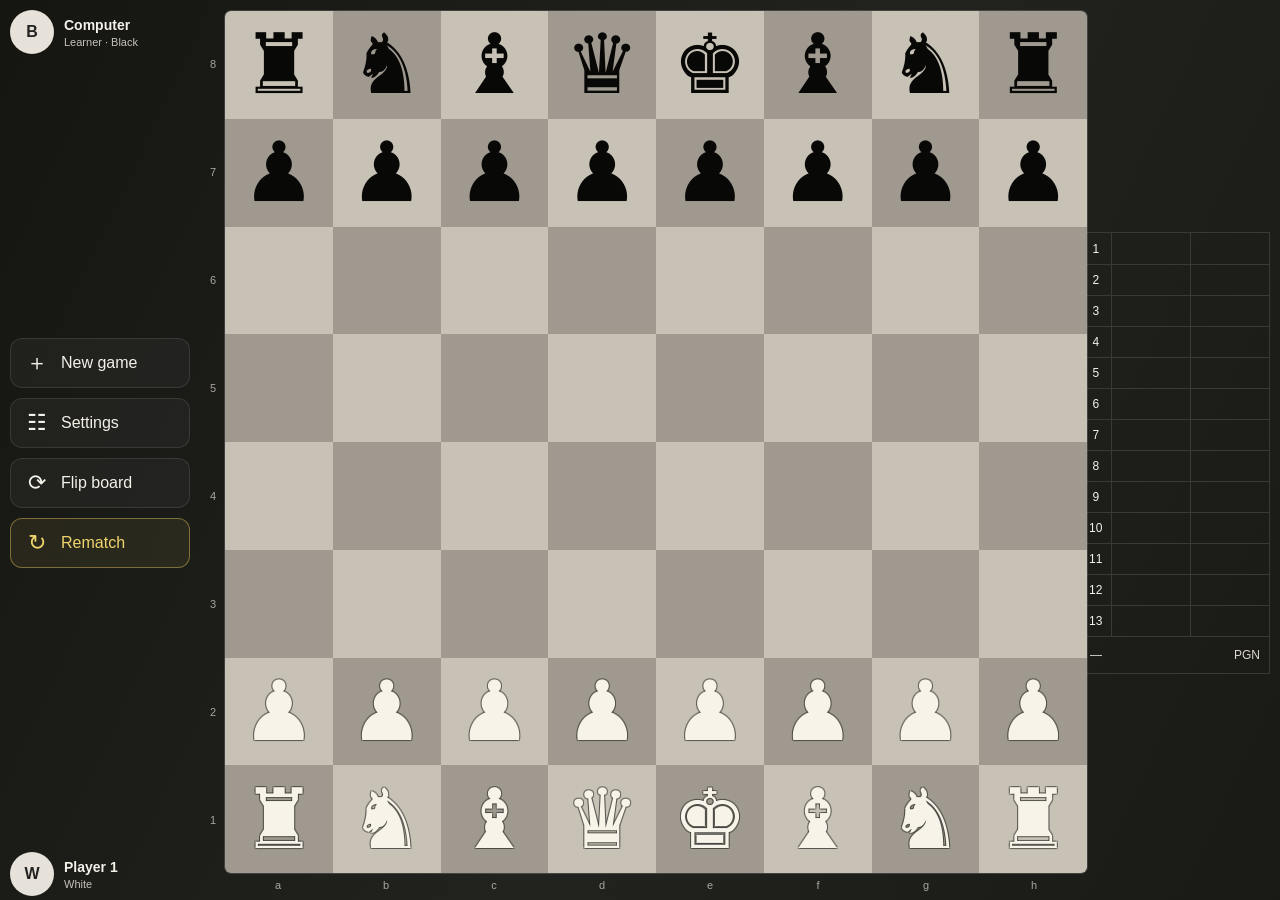
<file: chess/index.html>
<!doctype html>
<html lang="en">
<head>
<meta charset="utf-8">
<meta name="viewport" content="width=device-width,initial-scale=1,maximum-scale=1,viewport-fit=cover">
<meta name="theme-color" content="#181916">
<meta name="apple-mobile-web-app-capable" content="yes">
<meta name="apple-mobile-web-app-status-bar-style" content="black-translucent">
<title>Chess Lab</title>
<style>
:root{--bg:#181916;--text:#f4f1e9;--muted:#aaa69f;--light:#c8c1b5;--dark:#9f998f;--gold:#e5c55e;--danger:#e75e58;--size:720px;--gut:22px}
*{box-sizing:border-box}html,body{margin:0;width:100%;height:100%;overflow:hidden;background:var(--bg);color:var(--text);font-family:-apple-system,BlinkMacSystemFont,"Segoe UI",sans-serif;-webkit-text-size-adjust:100%}
button,select{-webkit-appearance:none;font:inherit}button{color:inherit}
#app{width:100%;height:100%;display:grid;grid-template-columns:180px minmax(0,1fr) 190px;gap:12px;padding:10px;background:radial-gradient(circle at 50% 45%,rgba(255,255,255,.04),transparent 40%),linear-gradient(115deg,#151612,#22231f 55%,#191916)}
.left,.right{min-width:0;height:100%}.left{display:flex;flex-direction:column;justify-content:space-between}
.player{display:flex;align-items:center;gap:10px}.avatar{width:44px;height:44px;border-radius:50%;display:grid;place-items:center;background:#e6e2d9;color:#222;font-weight:800}.meta strong{display:block;font-size:14px}.meta span{display:block;font-size:11px;color:#c8c3b9;margin-top:3px}
.controls{display:flex;flex-direction:column;gap:10px;margin:auto 0}.ctrl{width:100%;min-height:50px;border:1px solid rgba(255,255,255,.1);border-radius:12px;background:rgba(255,255,255,.04);display:flex;align-items:center;gap:11px;padding:0 13px;text-align:left}.ctrl .i{font-size:22px;width:26px;text-align:center}.ctrl.rem{border-color:rgba(229,197,94,.45);color:#f0d56e;background:rgba(229,197,94,.08)}
.center{min-width:0;height:100%;display:grid;place-items:center}.shell{width:calc(var(--size) + var(--gut));height:calc(var(--size) + var(--gut));display:grid;grid-template-columns:var(--gut) var(--size);grid-template-rows:var(--size) var(--gut)}
.ranks{grid-column:1;grid-row:1;display:grid;grid-template-rows:repeat(8,1fr);font-size:11px;color:var(--muted)}.ranks span,.files span{display:grid;place-items:center}
.files{grid-column:2;grid-row:2;display:grid;grid-template-columns:repeat(8,1fr);font-size:11px;color:var(--muted)}
.frame{grid-column:2;grid-row:1;position:relative;width:var(--size);height:var(--size)}.board{width:100%;height:100%;display:grid;grid-template-columns:repeat(8,1fr);grid-template-rows:repeat(8,1fr);overflow:hidden;border-radius:7px;border:1px solid rgba(255,255,255,.16)}
.sq{position:relative;border:0;padding:0;margin:0;display:grid;place-items:center;touch-action:manipulation;-webkit-tap-highlight-color:transparent}.light{background:var(--light)}.dark{background:var(--dark)}.sel{box-shadow:inset 0 0 0 4px rgba(255,255,255,.62)}.last:after{content:"";position:absolute;inset:0;background:rgba(229,197,94,.09);pointer-events:none}.check{background:var(--danger)!important}
.pc{position:relative;z-index:2;font-family:"Segoe UI Symbol","Arial Unicode MS","DejaVu Sans",serif;font-size:calc(var(--size)/10.4);line-height:1;pointer-events:none;-webkit-user-select:none;user-select:none}.pc.w{color:#f7f3e9;text-shadow:-1px -1px 0 rgba(40,40,38,.45),1px -1px 0 rgba(40,40,38,.45),-1px 1px 0 rgba(40,40,38,.45),1px 1px 0 rgba(40,40,38,.45)}.pc.b{color:#080807}
.dot{position:absolute;width:14%;height:14%;border-radius:50%;background:rgba(22,22,20,.32);z-index:4;pointer-events:none}.ring{position:absolute;width:68%;height:68%;border-radius:50%;border:3px solid rgba(22,22,20,.24);z-index:4;pointer-events:none}.best{position:absolute;width:74%;height:74%;border-radius:50%;border:3px solid rgba(229,197,94,.9);z-index:5;pointer-events:none}.star{position:absolute;right:7%;top:5%;z-index:6;color:#f6dd7a;font-size:18px;pointer-events:none}
.right{display:flex;flex-direction:column;justify-content:center}.moves{border:1px solid #3a3a35}.moves table{width:100%;border-collapse:collapse;table-layout:fixed;font-size:12px}.moves td{height:31px;padding:0 6px;border-right:1px solid #3a3a35;border-bottom:1px solid #3a3a35}.moves td:first-child{width:30px;text-align:center}.moves td:last-child{border-right:0}.foot{height:36px;display:flex;align-items:center;justify-content:space-between;padding:0 9px;color:#ddd8cf;font-size:12px}
.topbar{display:none}
.overlay{position:absolute;inset:0;background:rgba(10,10,9,.72);display:grid;place-items:center;z-index:20;padding:16px}.overlay[hidden]{display:none}.card{width:min(390px,92vw);background:#242521;border:1px solid #4b4c46;border-radius:12px;padding:20px}.card h2{margin:0 0 14px;font-size:19px}.field{display:grid;gap:6px;margin:12px 0}.field label{font-size:12px;color:#c3bfb6}.field select{height:44px;border-radius:8px;border:1px solid #4b4c46;background:#141512;color:#fff;padding:0 10px}.actions{display:flex;justify-content:flex-end;gap:8px;margin-top:16px}.mb{padding:9px 14px;border-radius:8px;border:1px solid #4b4c46;background:#30312d}.mb.ok{background:#e5c55e;color:#171714;border-color:#e5c55e}
@media(max-width:1199px){
 #app{grid-template-columns:1fr;grid-template-rows:78px minmax(0,1fr) 45px;gap:4px;padding:5px 7px}.left,.right{display:none}.topbar{grid-row:1;display:grid;grid-template-columns:1fr 1.15fr;gap:10px;align-items:center}.tp{display:flex;justify-content:space-between;gap:8px}.mini{display:flex;align-items:center;gap:7px}.mava{width:32px;height:32px;border-radius:50%;display:grid;place-items:center;background:#e6e2d9;color:#222;font-weight:800;font-size:11px}.mini span{font-size:11px}.ta{display:grid;grid-template-columns:repeat(4,1fr);gap:4px}.tb{min-height:50px;border:1px solid #353630;border-radius:10px;background:#232420;color:#eeeae1;display:flex;align-items:center;justify-content:center;gap:5px;padding:5px}.tb b{font-size:20px}.tb small{font-size:9px}.tb.rem{background:rgba(229,197,94,.12);color:#f2d873;border-color:rgba(229,197,94,.42)}.center{grid-row:2}.movesMobile{grid-row:3;display:grid!important;grid-template-columns:30px repeat(4,1fr);gap:1px;border:1px solid #3a3a35;background:#3a3a35}.movesMobile div{background:#1b1c19;display:grid;place-items:center;font-size:9px;min-width:0;overflow:hidden}.pc{font-size:calc(var(--size)/9.9)}
}
@media(max-width:700px){
 #app{grid-template-rows:104px minmax(0,1fr) 42px;padding:4px}.topbar{grid-template-columns:1fr;grid-template-rows:36px 64px;gap:4px}.ta{height:64px}.tb{flex-direction:column;gap:2px;min-height:60px}.tb small{font-size:8px}.shell{--gut:16px}
}
.movesMobile{display:none}
</style>
</head>
<body>
<main id="app">
<section class="topbar">
  <div class="tp">
    <div class="mini"><span class="mava">B</span><span id="mobBlack">Computer · Black</span></div>
    <div class="mini"><span id="mobWhite">Player 1 · White</span><span class="mava">W</span></div>
  </div>
  <div class="ta">
    <button type="button" class="tb" id="tNew"><b>＋</b><small>New game</small></button>
    <button type="button" class="tb" id="tSet"><b>☷</b><small>Settings</small></button>
    <button type="button" class="tb" id="tFlip"><b>⟳</b><small>Flip board</small></button>
    <button type="button" class="tb rem" id="tRem"><b>↻</b><small>Rematch</small></button>
  </div>
</section>

<section class="left">
  <div class="player"><div class="avatar">B</div><div class="meta"><strong id="blackName">Computer</strong><span id="blackMeta">Learner · Black</span></div></div>
  <div class="controls">
    <button type="button" class="ctrl" id="newBtn"><span class="i">＋</span><span>New game</span></button>
    <button type="button" class="ctrl" id="setBtn"><span class="i">☷</span><span>Settings</span></button>
    <button type="button" class="ctrl" id="flipBtn"><span class="i">⟳</span><span>Flip board</span></button>
    <button type="button" class="ctrl rem" id="remBtn"><span class="i">↻</span><span>Rematch</span></button>
  </div>
  <div class="player"><div class="avatar">W</div><div class="meta"><strong>Player 1</strong><span>White</span></div></div>
</section>

<section class="center">
  <div class="shell">
    <div class="ranks" id="ranks"></div>
    <div class="frame"><div class="board" id="board"></div></div>
    <div class="files" id="files"></div>
  </div>
</section>

<section class="right">
  <div class="moves"><table><tbody id="rows"></tbody></table><div class="foot"><span id="result">—</span><span>PGN</span></div></div>
</section>

<section class="movesMobile" id="movesMobile"></section>

<div class="overlay" id="overlay" hidden>
  <div class="card">
    <h2>Settings</h2>
    <div class="field"><label>Opponent</label><select id="mode"><option value="computer">Computer</option><option value="local">Two players — same device</option></select></div>
    <div class="field"><label>Computer level</label><select id="level"><option value="easy">Beginner</option><option value="medium" selected>Learner</option><option value="hard">Challenge</option></select></div>
    <div class="field"><label>Sounds</label><select id="sound"><option value="on" selected>On</option><option value="off">Off</option></select></div>
    <div class="actions"><button type="button" class="mb" id="cancel">Cancel</button><button type="button" class="mb ok" id="apply">Apply</button></div>
  </div>
</div>
</main>
<script>
(function(){
var A=document.getElementById('app'),files='abcdefgh';
function q(s){return A.querySelector(s)}
var G={w:{k:'♚',q:'♛',r:'♜',b:'♝',n:'♞',p:'♟'},b:{k:'♚',q:'♛',r:'♜',b:'♝',n:'♞',p:'♟'}};
var V={p:100,n:320,b:330,r:500,q:900,k:20000};
var S,sel=null,legalSel=[],best=null,flip=false,over=false,busy=false,audio=null;

function board0(){var b=[],r,c,back=['r','n','b','q','k','b','n','r'];for(r=0;r<8;r++){b[r]=[];for(c=0;c<8;c++)b[r][c]=null}for(c=0;c<8;c++){b[0][c]={c:'b',t:back[c]};b[1][c]={c:'b',t:'p'};b[6][c]={c:'w',t:'p'};b[7][c]={c:'w',t:back[c]}}return b}
function fresh(){return{b:board0(),turn:'w',castle:{w:{k:true,q:true},b:{k:true,q:true}},ep:null,moves:[],last:null,winner:null}}
function clone(b){var x=[],r,c;for(r=0;r<8;r++){x[r]=[];for(c=0;c<8;c++)x[r][c]=b[r][c]?{c:b[r][c].c,t:b[r][c].t}:null}return x}
function snap(){return{b:clone(S.b),turn:S.turn,castle:JSON.parse(JSON.stringify(S.castle)),ep:S.ep?{r:S.ep.r,c:S.ep.c}:null,last:S.last?JSON.parse(JSON.stringify(S.last)):null,winner:S.winner}}
function restore(x){S.b=clone(x.b);S.turn=x.turn;S.castle=JSON.parse(JSON.stringify(x.castle));S.ep=x.ep?{r:x.ep.r,c:x.ep.c}:null;S.last=x.last?JSON.parse(JSON.stringify(x.last)):null;S.winner=x.winner}
function inside(r,c){return r>=0&&r<8&&c>=0&&c<8}
function attacked(color,tr,tc){
 var b=S.b,dir=color==='w'?-1:1,pr=tr-dir,dc,r,c,p,ds,i;
 for(dc=-1;dc<=1;dc+=2){c=tc-dc;if(inside(pr,c)&&b[pr][c]&&b[pr][c].c===color&&b[pr][c].t==='p')return true}
 ds=[[2,1],[2,-1],[-2,1],[-2,-1],[1,2],[1,-2],[-1,2],[-1,-2]];
 for(i=0;i<ds.length;i++){r=tr+ds[i][0];c=tc+ds[i][1];if(inside(r,c)&&b[r][c]&&b[r][c].c===color&&b[r][c].t==='n')return true}
 ds=[[1,0],[-1,0],[0,1],[0,-1]];
 for(i=0;i<ds.length;i++){r=tr+ds[i][0];c=tc+ds[i][1];while(inside(r,c)){p=b[r][c];if(p){if(p.c===color&&(p.t==='r'||p.t==='q'))return true;break}r+=ds[i][0];c+=ds[i][1]}}
 ds=[[1,1],[1,-1],[-1,1],[-1,-1]];
 for(i=0;i<ds.length;i++){r=tr+ds[i][0];c=tc+ds[i][1];while(inside(r,c)){p=b[r][c];if(p){if(p.c===color&&(p.t==='b'||p.t==='q'))return true;break}r+=ds[i][0];c+=ds[i][1]}}
 for(r=tr-1;r<=tr+1;r++)for(c=tc-1;c<=tc+1;c++)if(inside(r,c)&&!(r===tr&&c===tc)&&b[r][c]&&b[r][c].c===color&&b[r][c].t==='k')return true;
 return false
}
function king(color){var r,c;for(r=0;r<8;r++)for(c=0;c<8;c++)if(S.b[r][c]&&S.b[r][c].c===color&&S.b[r][c].t==='k')return{r:r,c:c};return null}
function check(color){var k=king(color);return k?attacked(color==='w'?'b':'w',k.r,k.c):false}
function pseudo(r,c){
 var p=S.b[r][c],o=[],d,start,prom,dc,rr,cc,dirs,i,row,opp;
 if(!p)return o;
 function add(a,b,x){if(inside(a,b)&&(!S.b[a][b]||S.b[a][b].c!==p.c)){var m={fr:r,fc:c,tr:a,tc:b};if(x)for(var k in x)m[k]=x[k];o.push(m)}}
 if(p.t==='p'){d=p.c==='w'?-1:1;start=p.c==='w'?6:1;prom=p.c==='w'?0:7;if(inside(r+d,c)&&!S.b[r+d][c]){add(r+d,c,{promotion:r+d===prom?'q':null});if(r===start&&!S.b[r+2*d][c])add(r+2*d,c)}for(dc=-1;dc<=1;dc+=2){rr=r+d;cc=c+dc;if(inside(rr,cc)&&S.b[rr][cc]&&S.b[rr][cc].c!==p.c)add(rr,cc,{promotion:rr===prom?'q':null});else if(S.ep&&S.ep.r===rr&&S.ep.c===cc)add(rr,cc,{ep:true})}}
 else if(p.t==='n'){dirs=[[2,1],[2,-1],[-2,1],[-2,-1],[1,2],[1,-2],[-1,2],[-1,-2]];for(i=0;i<dirs.length;i++)add(r+dirs[i][0],c+dirs[i][1])}
 else if(p.t==='b'||p.t==='r'||p.t==='q'){dirs=[];if(p.t!=='b')dirs.push([1,0],[-1,0],[0,1],[0,-1]);if(p.t!=='r')dirs.push([1,1],[1,-1],[-1,1],[-1,-1]);for(i=0;i<dirs.length;i++){rr=r+dirs[i][0];cc=c+dirs[i][1];while(inside(rr,cc)){if(!S.b[rr][cc])o.push({fr:r,fc:c,tr:rr,tc:cc});else{if(S.b[rr][cc].c!==p.c)o.push({fr:r,fc:c,tr:rr,tc:cc});break}rr+=dirs[i][0];cc+=dirs[i][1]}}}
 else{for(rr=r-1;rr<=r+1;rr++)for(cc=c-1;cc<=c+1;cc++)if(!(rr===r&&cc===c))add(rr,cc);row=p.c==='w'?7:0;opp=p.c==='w'?'b':'w';if(r===row&&c===4&&!check(p.c)){if(S.castle[p.c].k&&!S.b[row][5]&&!S.b[row][6]&&S.b[row][7]&&S.b[row][7].t==='r'&&!attacked(opp,row,5)&&!attacked(opp,row,6))o.push({fr:r,fc:c,tr:row,tc:6,castle:'k'});if(S.castle[p.c].q&&!S.b[row][1]&&!S.b[row][2]&&!S.b[row][3]&&S.b[row][0]&&S.b[row][0].t==='r'&&!attacked(opp,row,3)&&!attacked(opp,row,2))o.push({fr:r,fc:c,tr:row,tc:2,castle:'q'})}}
 return o
}
function raw(m){
 var p=S.b[m.fr][m.fc],cap=m.ep?S.b[m.fr][m.tc]:S.b[m.tr][m.tc];
 S.b[m.tr][m.tc]=p;S.b[m.fr][m.fc]=null;if(m.ep)S.b[m.fr][m.tc]=null;
 if(m.castle==='k'){S.b[m.tr][5]=S.b[m.tr][7];S.b[m.tr][7]=null}
 if(m.castle==='q'){S.b[m.tr][3]=S.b[m.tr][0];S.b[m.tr][0]=null}
 if(m.promotion)S.b[m.tr][m.tc]={c:p.c,t:m.promotion};
 if(p.t==='k'){S.castle[p.c].k=false;S.castle[p.c].q=false}
 if(p.t==='r'){if(p.c==='w'&&m.fr===7&&m.fc===0)S.castle.w.q=false;if(p.c==='w'&&m.fr===7&&m.fc===7)S.castle.w.k=false;if(p.c==='b'&&m.fr===0&&m.fc===0)S.castle.b.q=false;if(p.c==='b'&&m.fr===0&&m.fc===7)S.castle.b.k=false}
 S.ep=p.t==='p'&&Math.abs(m.tr-m.fr)===2?{r:(m.fr+m.tr)/2,c:m.fc}:null;S.turn=S.turn==='w'?'b':'w';S.last={fr:m.fr,fc:m.fc,tr:m.tr,tc:m.tc,piece:{c:p.c,t:p.t},captured:cap?{c:cap.c,t:cap.t}:null};return cap
}
function legal(color){var out=[],r,c,ms,i,x,bad,orig=S.turn;color=color||S.turn;for(r=0;r<8;r++)for(c=0;c<8;c++)if(S.b[r][c]&&S.b[r][c].c===color){ms=pseudo(r,c);for(i=0;i<ms.length;i++){x=snap();S.turn=color;raw(ms[i]);bad=check(color);restore(x);S.turn=orig;if(!bad)out.push(ms[i])}}return out}
function nameSq(r,c){return files.charAt(c)+(8-r)}
function score(m,color){var x=snap(),orig=S.turn,p=S.b[m.fr][m.fc],cap=m.ep?S.b[m.fr][m.tc]:S.b[m.tr][m.tc],n=0,d;if(cap)n+=V[cap.t]*1.05-V[p.t]*.07;if(m.promotion)n+=850;d=nameSq(m.tr,m.tc);if(d==='d4'||d==='d5'||d==='e4'||d==='e5')n+=42;S.turn=color;raw(m);if(check(color==='w'?'b':'w'))n+=70;restore(x);S.turn=orig;return n}
function bestFor(ms,color){var i,b=null,bs=-1e9,s;for(i=0;i<ms.length;i++){s=score(ms[i],color);if(s>bs){bs=s;b=ms[i]}}return b}
function ai(){var ms=legal('b'),lvl=q('#level').value,i,bestm;if(!ms.length)return null;if(lvl==='easy')return ms[Math.floor(Math.random()*ms.length)];bestm=bestFor(ms,'b');if(lvl==='medium'&&ms.length>1&&Math.random()<.35)return ms[Math.floor(Math.random()*ms.length)];return bestm}
function sound(kind){if(q('#sound').value!=='on')return;var C=window.AudioContext||window.webkitAudioContext;if(!C)return;try{if(!audio)audio=new C();if(audio.state==='suspended'&&audio.resume)audio.resume();var o=audio.createOscillator(),g=audio.createGain(),now=audio.currentTime,f=kind==='capture'?120:kind==='check'?520:kind==='mate'?330:190;o.type='triangle';o.frequency.value=f;g.gain.setValueAtTime(.0001,now);g.gain.exponentialRampToValueAtTime(kind==='mate'?.055:.032,now+.01);g.gain.exponentialRampToValueAtTime(.0001,now+(kind==='mate'?.42:.11));o.connect(g);g.connect(audio.destination);o.start(now);o.stop(now+(kind==='mate'?.45:.14))}catch(e){}}
function notation(m,p,cap){var s;if(m.castle==='k')return'O-O';if(m.castle==='q')return'O-O-O';s=p.t==='p'?'':p.t.toUpperCase();if(cap||m.ep)s+=(p.t==='p'?files.charAt(m.fc):'')+'x';s+=nameSq(m.tr,m.tc);if(m.promotion)s+='=Q';if(check(S.turn))s+=legal(S.turn).length?'+':'#';return s}
function move(m,aiMove){
 if(over)return;var p={c:S.b[m.fr][m.fc].c,t:S.b[m.fr][m.fc].t},cap=m.ep?S.b[m.fr][m.tc]:S.b[m.tr][m.tc];raw(m);var san=notation(m,p,cap);S.moves.push({color:p.c,san:san,captured:cap?{c:cap.c,t:cap.t}:null});sel=null;legalSel=[];best=null;var nm=legal(S.turn),mate=false;if(!nm.length){over=true;if(check(S.turn)){S.winner=p.c;q('#result').textContent=p.c==='w'?'1–0':'0–1';mate=true}else q('#result').textContent='½–½'}render();sound(mate?'mate':check(S.turn)?'check':cap?'capture':'move');if(!over&&q('#mode').value==='computer'&&S.turn==='b'&&!aiMove){busy=true;setTimeout(function(){busy=false;var x=ai();if(x)move(x,true)},320)}}
function tap(r,c){
 if(over)return;var p=S.b[r][c],i,m;if(sel&&!busy){for(i=0;i<legalSel.length;i++){m=legalSel[i];if(m.tr===r&&m.tc===c&&S.turn===sel.color){move(m,false);return}}}
 if(p){sel={r:r,c:c,color:p.c};legalSel=legal(p.c).filter(function(x){return x.fr===r&&x.fc===c});best=bestFor(legalSel,p.c)}else{sel=null;legalSel=[];best=null}renderBoard()
}
function coords(){var R=flip?[1,2,3,4,5,6,7,8]:[8,7,6,5,4,3,2,1],F=flip?['h','g','f','e','d','c','b','a']:['a','b','c','d','e','f','g','h'],i;q('#ranks').innerHTML='';q('#files').innerHTML='';for(i=0;i<8;i++){var a=document.createElement('span');a.textContent=R[i];q('#ranks').appendChild(a);var b=document.createElement('span');b.textContent=F[i];q('#files').appendChild(b)}}
function renderBoard(){
 var el=q('#board');el.innerHTML='';var rs=flip?[7,6,5,4,3,2,1,0]:[0,1,2,3,4,5,6,7],cs=flip?[7,6,5,4,3,2,1,0]:[0,1,2,3,4,5,6,7],r,c,rr,cc,sq,p,i,m,ck=check(S.turn)?king(S.turn):null;
 for(rr=0;rr<8;rr++)for(cc=0;cc<8;cc++){r=rs[rr];c=cs[cc];sq=document.createElement('button');sq.type='button';sq.className='sq '+(((r+c)%2)?'dark':'light');if(S.last&&((S.last.fr===r&&S.last.fc===c)||(S.last.tr===r&&S.last.tc===c)))sq.className+=' last';if(sel&&sel.r===r&&sel.c===c)sq.className+=' sel';if(ck&&ck.r===r&&ck.c===c)sq.className+=' check';p=S.b[r][c];if(p){var sp=document.createElement('span');sp.className='pc '+p.c;sp.textContent=G[p.c][p.t];sq.appendChild(sp)}for(i=0;i<legalSel.length;i++){m=legalSel[i];if(m.tr===r&&m.tc===c){var mk=document.createElement('span');mk.className=p?'ring':'dot';sq.appendChild(mk);if(best&&best.tr===r&&best.tc===c){var br=document.createElement('span');br.className='best';sq.appendChild(br);var st=document.createElement('span');st.className='star';st.textContent='★';sq.appendChild(st)}break}}(function(R,C,B){var last=0;B.addEventListener('touchend',function(e){last=Date.now();if(e.cancelable)e.preventDefault();tap(R,C)},false);B.addEventListener('click',function(){if(Date.now()-last<500)return;tap(R,C)},false)})(r,c,sq);el.appendChild(sq)}
 coords()
}
function renderMoves(){var body=q('#rows');body.innerHTML='';var i,tr,w,b;for(i=0;i<13;i++){tr=document.createElement('tr');w=S.moves[i*2]?S.moves[i*2].san:'';b=S.moves[i*2+1]?S.moves[i*2+1].san:'';tr.innerHTML='<td>'+(i+1)+'</td><td>'+w+'</td><td>'+b+'</td>';body.appendChild(tr)}var mm=q('#movesMobile');mm.innerHTML='<div>#</div><div>W</div><div>B</div><div>W</div><div>B</div>';var recent=S.moves.slice(-4),vals=[String(Math.max(1,Math.ceil(S.moves.length/2)-1))],j;for(j=0;j<recent.length;j++)vals.push(recent[j].san);while(vals.length<5)vals.push('—');for(j=0;j<5;j++){var d=document.createElement('div');d.textContent=vals[j];mm.appendChild(d)}}
function renderNames(){var comp=q('#mode').value==='computer';q('#blackName').textContent=comp?'Computer':'Player 2';q('#blackMeta').textContent=(comp?q('#level').options[q('#level').selectedIndex].text:'Local')+' · Black';q('#mobBlack').textContent=(comp?'Computer':'Player 2')+' · Black'}
function render(){renderBoard();renderMoves();renderNames()}
function reset(){S=fresh();sel=null;legalSel=[];best=null;over=false;busy=false;q('#result').textContent='—';render()}
function resize(){var w=document.documentElement.clientWidth||window.innerWidth,h=document.documentElement.clientHeight||window.innerHeight,size;if(w<=700)size=Math.min(w-24,h-154);else if(w<=1199)size=Math.min(w-36,h-145);else size=Math.min(w-392,h-36);size=Math.max(240,Math.floor(size));document.documentElement.style.setProperty('--size',size+'px')}
function bind(id,fn){var e=q(id);if(e)e.addEventListener('click',fn,false)}
bind('#newBtn',reset);bind('#remBtn',reset);bind('#flipBtn',function(){flip=!flip;renderBoard()});bind('#setBtn',function(){q('#overlay').hidden=false});bind('#tNew',reset);bind('#tRem',reset);bind('#tFlip',function(){flip=!flip;renderBoard()});bind('#tSet',function(){q('#overlay').hidden=false});bind('#cancel',function(){q('#overlay').hidden=true});bind('#apply',function(){q('#overlay').hidden=true;reset()});
window.addEventListener('resize',function(){resize();renderBoard()},false);window.addEventListener('orientationchange',function(){setTimeout(function(){resize();renderBoard()},180)},false);window.addEventListener('touchstart',function(){if(q('#sound').value==='on'){var C=window.AudioContext||window.webkitAudioContext;if(C){try{if(!audio)audio=new C();if(audio.state==='suspended'&&audio.resume)audio.resume()}catch(e){}}}},false);
resize();reset();
})();
</script>
</body>
</html>
</file>
